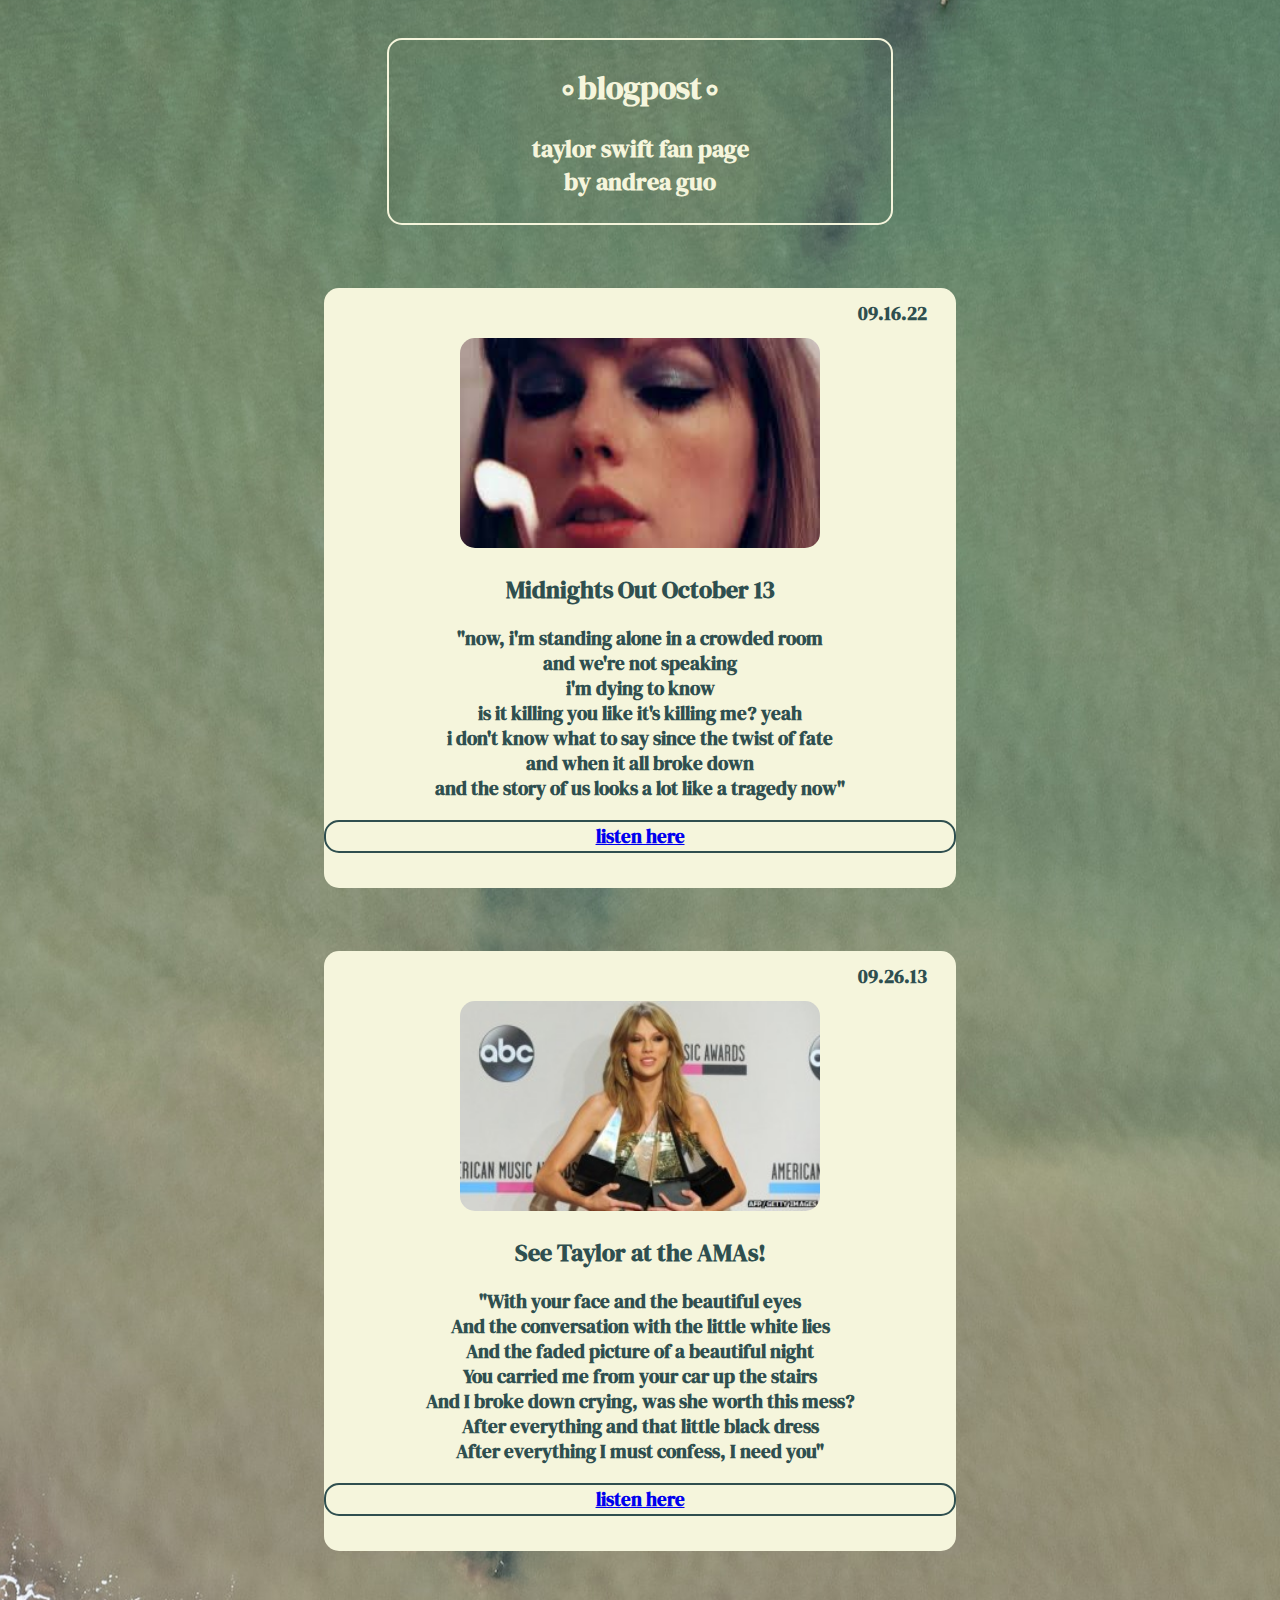
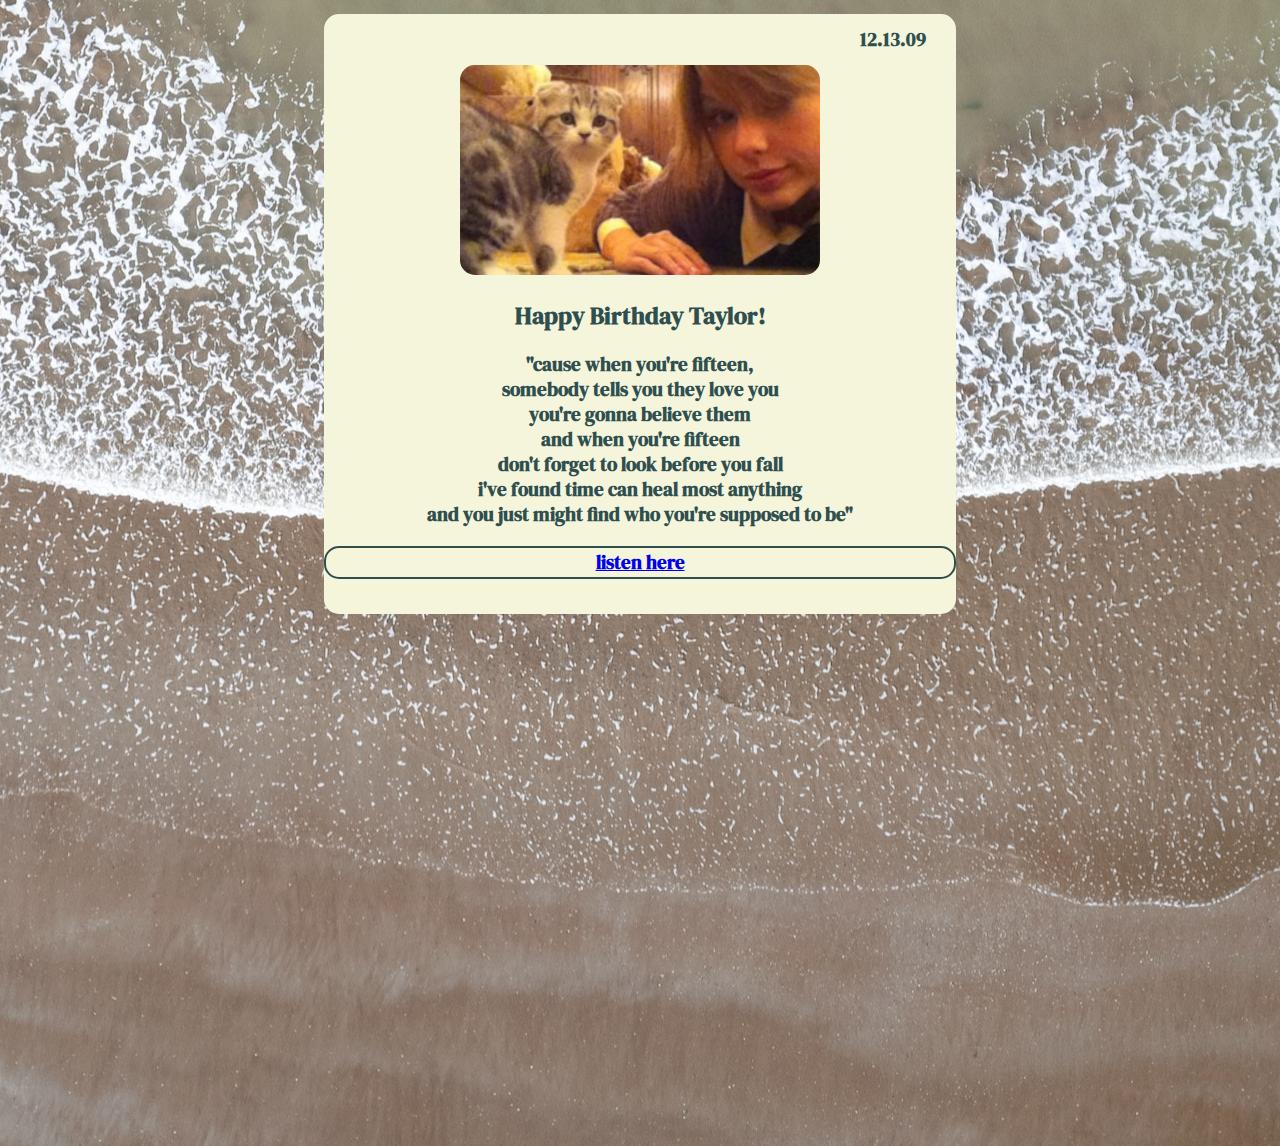
<file: index.html>
<!DOCTYPE html>
<html>

<head>
    <meta charset="utf-8">
    <meta http-equiv="X-UA-Compatible" content="IE=edge">
    <meta name="viewport" content="width=device-width, initial-scale=1">
    <!--Including this link tag allows you to connect to your css style sheet-->
    <link rel="stylesheet" href="style.css">
    <link rel="preconnect" href="https://fonts.googleapis.com">
    <link rel="preconnect" href="https://fonts.gstatic.com" crossorigin>
    <link href="https://fonts.googleapis.com/css2?family=DM+Serif+Display&display=swap" rel="stylesheet">
</head>

<body>
    <div class="parent0">
        <h1>∘blogpost∘</h1>
        <h2>taylor swift fan page<br>
            by andrea guo</h2>
    </div>
    <div class="parent">
        <h3 class="dateone">09.16.22</h3>
        <img class="imageone" src="ts1.jpg" alt="taylor swift image">
        
        <h2 class="titleone">Midnights Out October 13</h2>
        <h3 class="midnight">
            <p>"now, i'm standing alone in a crowded room<br>
                and we're not speaking<br>
                i'm dying to know<br>
                is it killing you like it's killing me? yeah <br>
                i don't know what to say since the twist of fate<br>
                and when it all broke down<br>
                and the story of us looks a lot like a tragedy now"<br>
            </p>
        </h3>
        <h3 class="linkone">
            <a href="https://www.youtube.com/watch?v=nN6VR92V70M&list=RDt9Re3N3ZlAI&index=3">listen here</a>
        </h3>
    </div>

    <div class="parent2">
        <h3 class="datetwo">09.26.13</h3>
        <img class="imagetwo" src="ts2.jpg" alt="taylor swift image">

        <h2 class="titletwo">See Taylor at the AMAs!</h2>
        <h3 class="AMA">
            <p>"With your face and the beautiful eyes<br>
                And the conversation with the little white lies<br>
                And the faded picture of a beautiful night<br>
                You carried me from your car up the stairs<br>
                And I broke down crying, was she worth this mess?<br>
                After everything and that little black dress<br>
                After everything I must confess, I need you"<br>
            </p>
        </h3>
        <h3 class="linktwo">
            <a href="https://www.youtube.com/watch?v=t9Re3N3ZlAI&list=RDt9Re3N3ZlAI&start_radio=1">listen here</a>
        </h3>
    </div>

    <div class="parent3">
        <h3 class="datethree">12.13.09</h3>
        <img class="imagethree" src="ts3.jpg" alt="taylor swift image">
        
        <h2 class="titlethree">Happy Birthday Taylor!</h2>
        <h3 class="birthday">
            <p>"cause when you're fifteen, <br>
                somebody tells you they love you<br>
                you're gonna believe them<br>
                and when you're fifteen<br>
                don't forget to look before you fall<br>
                i've found time can heal most anything<br>
                and you just might find who you're supposed to be"<br>
            </p>
        </h3>
        <h3 class="linkthree">
            <a href="https://www.youtube.com/watch?v=Yoqaj5TwI1A">listen here</a>
        </h3>
    </div>

</body>

</html>
</file>
<file: style.css>
.parent0 {
    border-radius: 15px;
    border: 2px solid beige;
    text-align: center;
    color: beige;
    padding: 5px;
    margin-top: 3%;
    margin-left: 30%;
    margin-right: 30%;

}

.parent,
.parent2,
.parent3 {
    border-radius: 15px;
    background-color: beige;
    color: darkslategray;
    margin-top: 5%;
    margin-left: 25%;
    height: 600px;
    width: 50%;
    margin-bottom: 3%;
}

.dateone,
.datetwo,
.datethree {
    margin-top: 5%;
    margin-bottom: 0%;
    margin-left: 80%;
    padding: 2%;
}

.imageone,
.imagetwo,
.imagethree {
    height: 210px;
    width: 360px;
    border-radius: 15px;
}

.linkone,
.linktwo,
.linkthree {
    border-radius: 15px;
    border: 2px solid darkslategray;
    padding: 2px;
}

body {
    text-align: center;
    font-family: 'DM Serif Display', serif;
    background-image: url(beach.jpg);
    background-position: center;
    height: 300vh;
}

/*
- padding is the difference between the center of an element and its border
- margin is the difference between the border and the next element
*/
</file>
